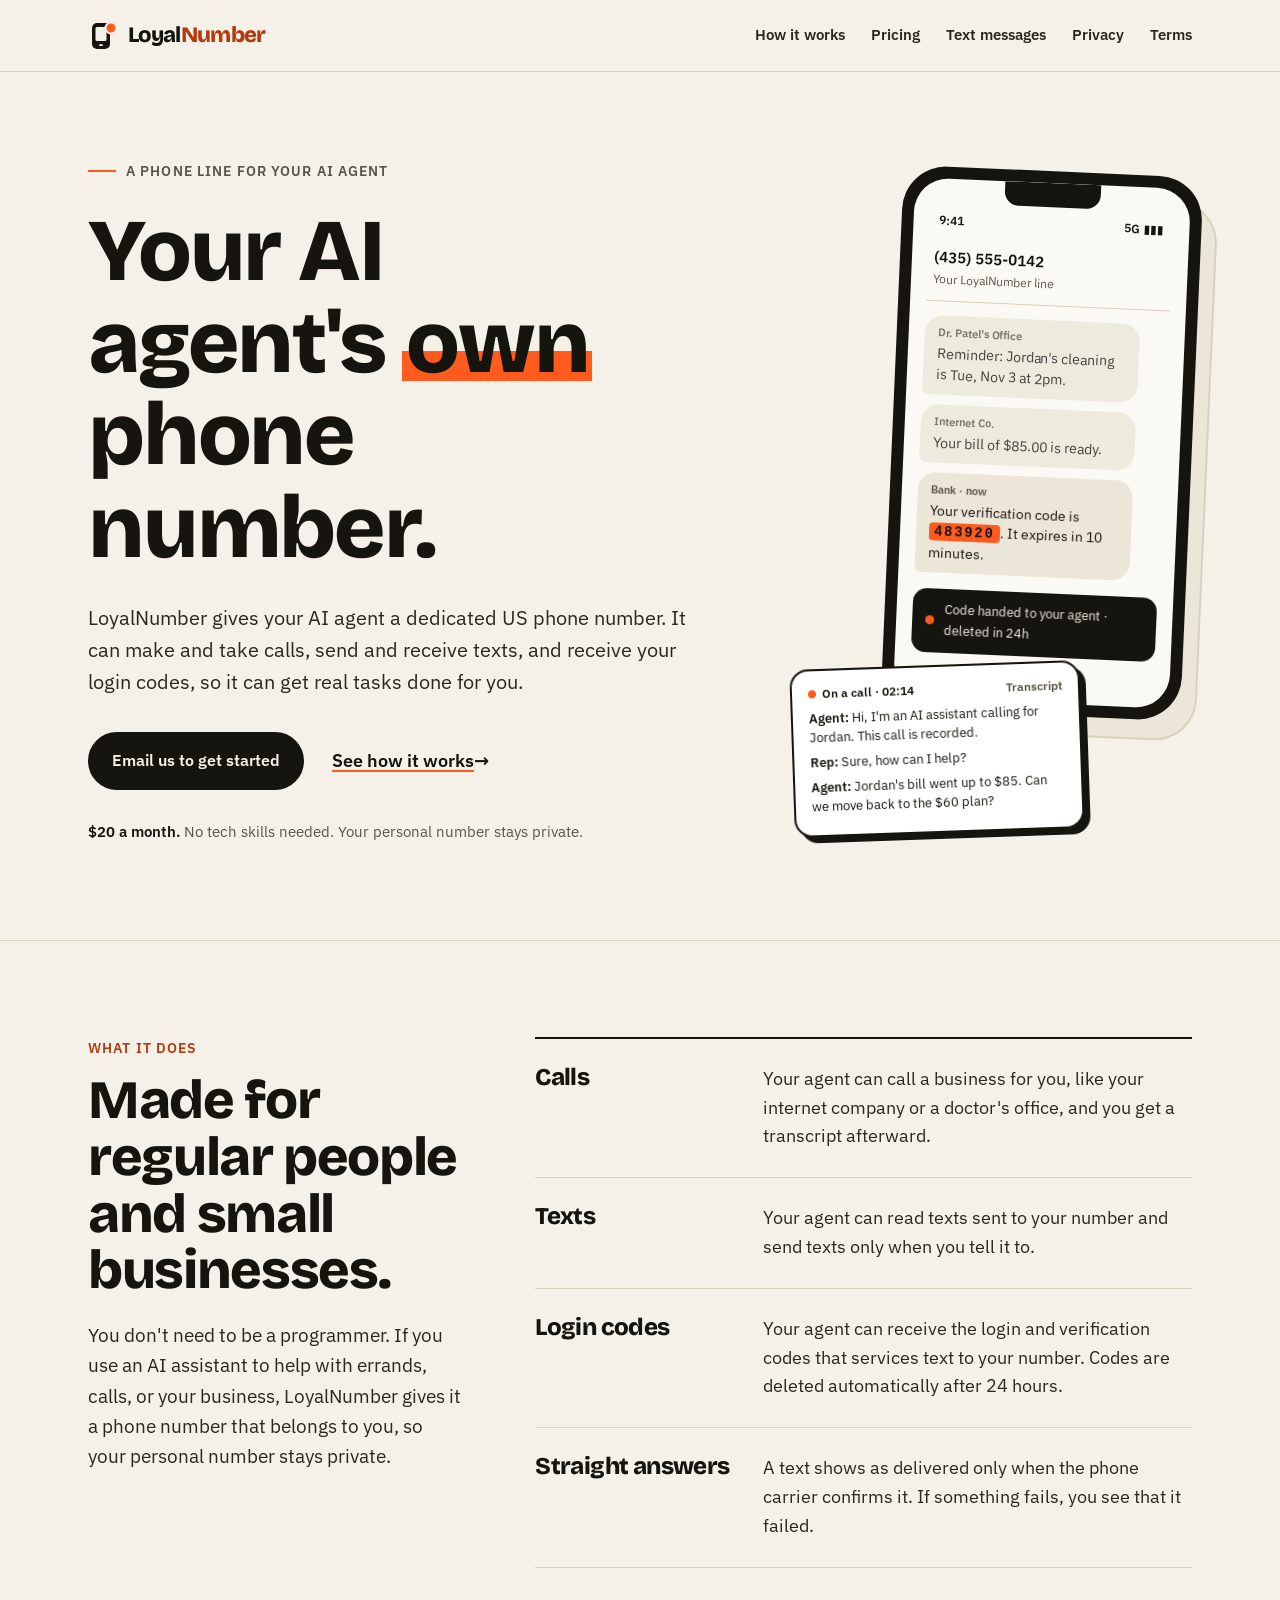
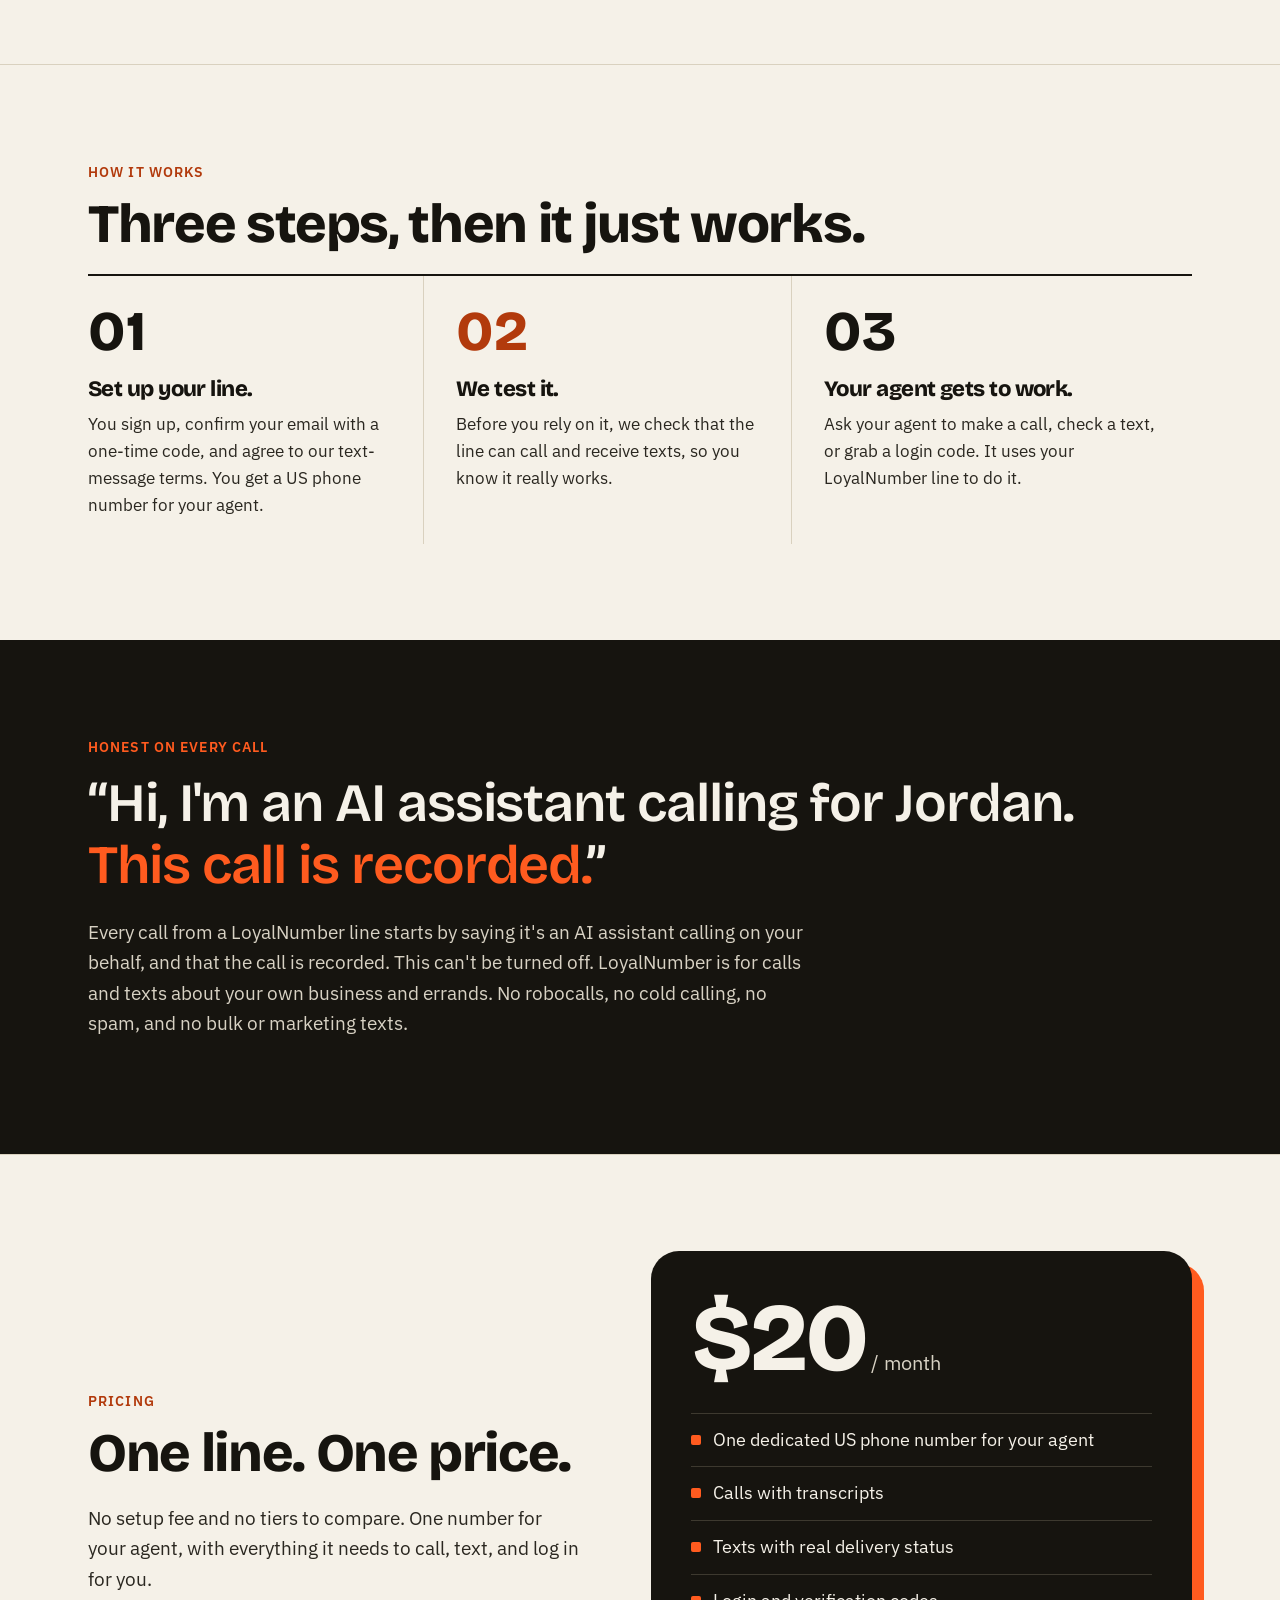
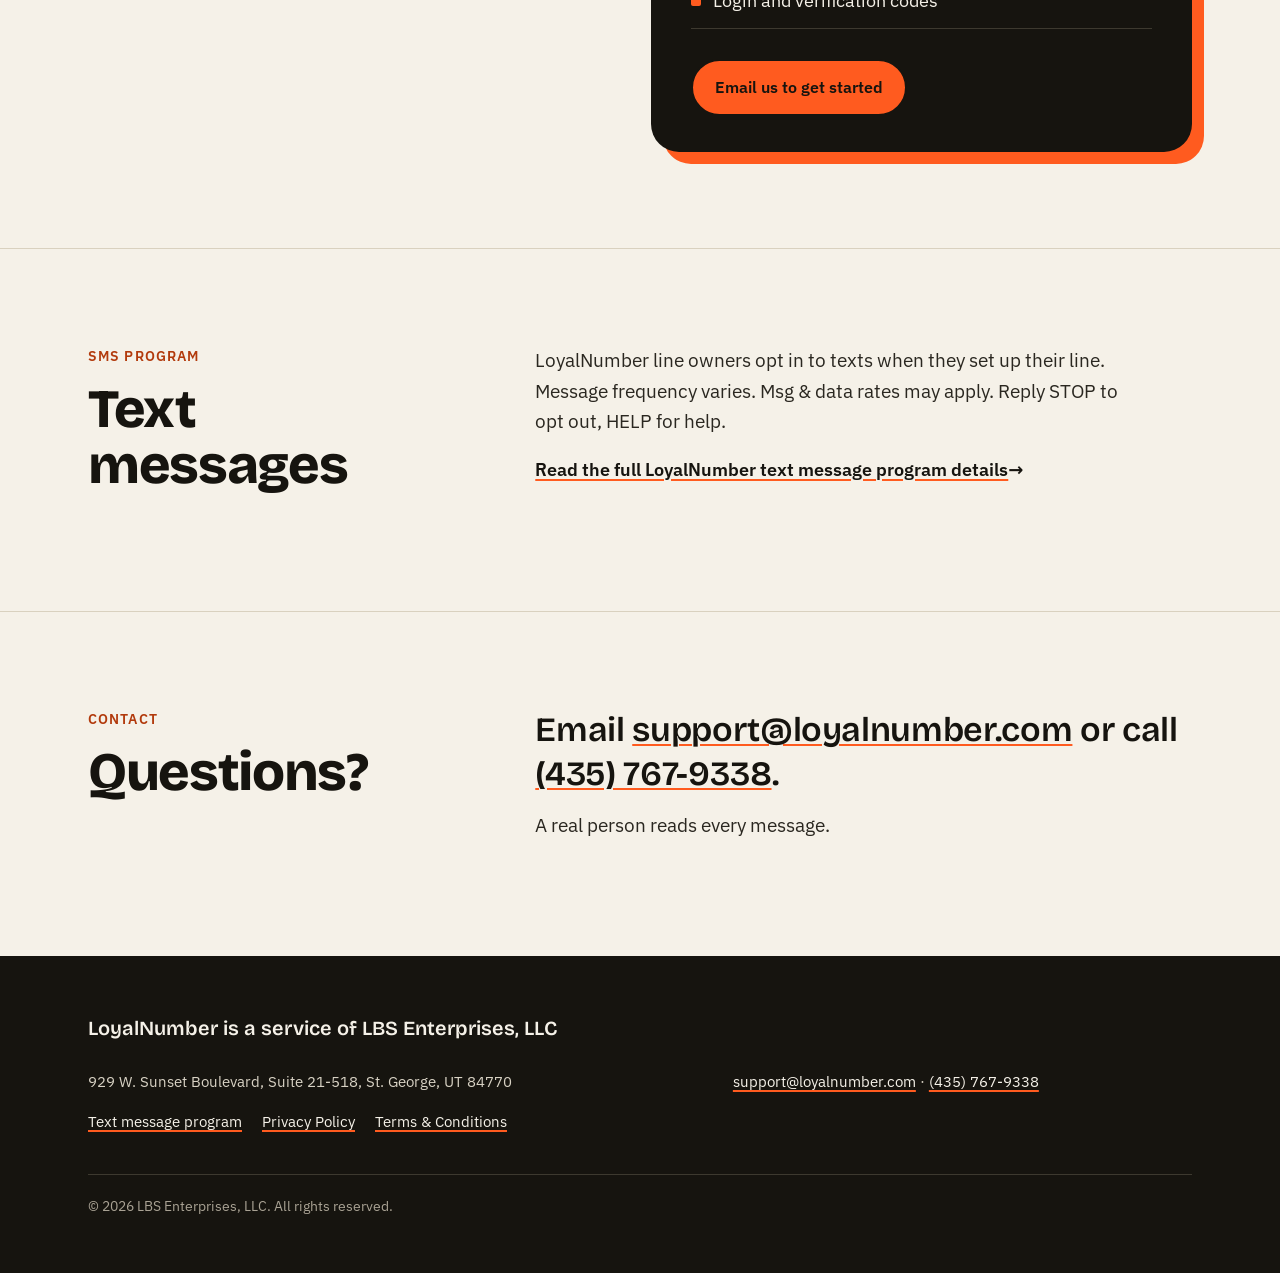
<file: index.html>
<!DOCTYPE html>
<html lang="en">
<head>
<meta charset="utf-8">
<meta name="viewport" content="width=device-width, initial-scale=1">
<title>LoyalNumber | A dedicated US phone number for your AI agent</title>
<meta name="description" content="LoyalNumber gives your AI agent its own US phone number for calls, texts, and login codes. $20 a month. Made for regular people and small businesses.">
<meta name="theme-color" content="#f5f1e8">
<link rel="preload" href="fonts/bricolage-grotesque-latin-800-normal.woff2" as="font" type="font/woff2" crossorigin>
<link rel="stylesheet" href="styles.css">
</head>
<body>
<a class="skip" href="#main">Skip to content</a>
<header class="site"><div class="wrap">
  <a class="logo" href="index.html" aria-label="LoyalNumber home"><svg width="30" height="30" viewBox="0 0 30 30" aria-hidden="true" focusable="false"><rect x="4" y="2" width="18" height="26" rx="5" fill="#16140f"/><rect x="7.5" y="6" width="11" height="14" rx="1.5" fill="#f5f1e8"/><rect x="11" y="23.2" width="4" height="1.8" rx=".9" fill="#f5f1e8"/><circle cx="23" cy="7" r="5.5" fill="#ff5b1f" stroke="#f5f1e8" stroke-width="2"/></svg><span>Loyal<b>Number</b></span></a>
  <nav aria-label="Main"><a href="index.html#how">How it works</a><a href="index.html#pricing">Pricing</a><a href="sms.html">Text messages</a><a class="minor" href="privacy.html">Privacy</a><a class="minor" href="terms.html">Terms</a></nav>
</div></header>

<main id="main">
<section class="hero" aria-labelledby="hero-title"><div class="wrap">
  <div>
    <p class="eyebrow">A phone line for your AI agent</p>
    <h1 id="hero-title">Your AI agent's <em>own</em> phone number.</h1>
    <p class="sub">LoyalNumber gives your AI agent a dedicated US phone number. It can make and take calls, send and receive texts, and receive your login codes, so it can get real tasks done for you.</p>
    <div class="actions">
      <a class="btn primary" href="mailto:support@loyalnumber.com?subject=LoyalNumber">Email us to get started</a>
      <a class="textlink" href="#how">See how it works</a>
    </div>
    <p class="meta"><strong>$20 a month.</strong> No tech skills needed. Your personal number stays private.</p>
  </div>

  <div class="stage" role="img" aria-label="Example: a phone screen showing a login code text arriving on a LoyalNumber line and being passed to the agent, next to a short call transcript where the AI assistant introduces itself and says the call is recorded.">
    <div class="phone" aria-hidden="true">
      <div class="screen">
        <div class="notch"></div>
        <div class="statusbar"><span>9:41</span><span>5G &#9646;&#9646;&#9646;</span></div>
        <div class="thread-head"><div class="num">(435) 555-0142</div><div class="lbl">Your LoyalNumber line</div></div>
        <p class="msg old"><span class="from">Dr. Patel's Office</span>Reminder: Jordan's cleaning is Tue, Nov 3 at 2pm.</p>
        <p class="msg old"><span class="from">Internet Co.</span>Your bill of $85.00 is ready.</p>
        <p class="msg new"><span class="from">Bank &middot; now</span>Your verification code is <span class="code">483920</span>. It expires in 10 minutes.</p>
        <div class="toast"><span class="dot"></span><span>Code handed to your agent &middot; deleted in 24h</span></div>
      </div>
    </div>
    <div class="callcard" aria-hidden="true">
      <div class="top"><span class="live">On a call &middot; 02:14</span><span>Transcript</span></div>
      <p><span class="who">Agent:</span> Hi, I'm an AI assistant calling for Jordan. This call is recorded.</p>
      <p><span class="who">Rep:</span> Sure, how can I help?</p>
      <p><span class="who">Agent:</span> Jordan's bill went up to $85. Can we move back to the $60 plan?</p>
    </div>
  </div>
</div></section>

<section id="who" class="band" aria-labelledby="who-title"><div class="wrap split">
  <div class="label-col">
    <p class="kicker">What it does</p>
    <h2 id="who-title">Made for regular people and small businesses.</h2>
    <p class="lead">You don't need to be a programmer. If you use an AI assistant to help with errands, calls, or your business, LoyalNumber gives it a phone number that belongs to you, so your personal number stays private.</p>
  </div>
  <ul class="rows">
    <li><h3>Calls</h3><p>Your agent can call a business for you, like your internet company or a doctor's office, and you get a transcript afterward.</p></li>
    <li><h3>Texts</h3><p>Your agent can read texts sent to your number and send texts only when you tell it to.</p></li>
    <li><h3>Login codes</h3><p>Your agent can receive the login and verification codes that services text to your number. Codes are deleted automatically after 24 hours.</p></li>
    <li><h3>Straight answers</h3><p>A text shows as delivered only when the phone carrier confirms it. If something fails, you see that it failed.</p></li>
  </ul>
</div></section>

<section id="how" class="band" aria-labelledby="how-title"><div class="wrap">
  <p class="kicker">How it works</p>
  <h2 id="how-title">Three steps, then it just works.</h2>
  <ol class="steps">
    <li><h3>Set up your line.</h3><p>You sign up, confirm your email with a one-time code, and agree to our text-message terms. You get a US phone number for your agent.</p></li>
    <li><h3>We test it.</h3><p>Before you rely on it, we check that the line can call and receive texts, so you know it really works.</p></li>
    <li><h3>Your agent gets to work.</h3><p>Ask your agent to make a call, check a text, or grab a login code. It uses your LoyalNumber line to do it.</p></li>
  </ol>
</div></section>

<section id="honest" class="band dark" aria-labelledby="honest-title"><div class="wrap">
  <p class="kicker">Honest on every call</p>
  <h2 id="honest-title" class="quote">&ldquo;Hi, I'm an AI assistant calling for Jordan. <span>This call is recorded.</span>&rdquo;</h2>
  <p class="lead">Every call from a LoyalNumber line starts by saying it's an AI assistant calling on your behalf, and that the call is recorded. This can't be turned off. LoyalNumber is for calls and texts about your own business and errands. No robocalls, no cold calling, no spam, and no bulk or marketing texts.</p>
</div></section>

<section id="pricing" class="band" aria-labelledby="pricing-title"><div class="wrap pricing">
  <div>
    <p class="kicker">Pricing</p>
    <h2 id="pricing-title">One line. One price.</h2>
    <p class="lead">No setup fee and no tiers to compare. One number for your agent, with everything it needs to call, text, and log in for you.</p>
  </div>
  <div class="pricecard">
    <p class="amount">$20<small>/ month</small></p>
    <ul>
      <li>One dedicated US phone number for your agent</li>
      <li>Calls with transcripts</li>
      <li>Texts with real delivery status</li>
      <li>Login and verification codes</li>
    </ul>
    <a class="btn signal" href="mailto:support@loyalnumber.com?subject=LoyalNumber">Email us to get started</a>
  </div>
</div></section>

<section id="sms" class="band" aria-labelledby="sms-title"><div class="wrap split">
  <div class="label-col">
    <p class="kicker">SMS program</p>
    <h2 id="sms-title">Text messages</h2>
  </div>
  <div>
    <p class="lead">LoyalNumber line owners opt in to texts when they set up their line. Message frequency varies. Msg &amp; data rates may apply. Reply STOP to opt out, HELP for help.</p>
    <p><a class="textlink" href="sms.html">Read the full LoyalNumber text message program details</a></p>
  </div>
</div></section>

<section id="contact" class="band" aria-labelledby="contact-title"><div class="wrap split">
  <div class="label-col">
    <p class="kicker">Contact</p>
    <h2 id="contact-title">Questions?</h2>
  </div>
  <div>
    <p class="contact-line">Email <a href="mailto:support@loyalnumber.com">support@loyalnumber.com</a> or call <a href="tel:+14357679338">(435) 767-9338</a>.</p>
    <p class="lead" style="margin-top:14px">A real person reads every message.</p>
  </div>
</div></section>
</main>

<footer class="site"><div class="wrap">
  <p><strong>LoyalNumber is a service of LBS Enterprises, LLC</strong></p>
  <p>929 W. Sunset Boulevard, Suite 21-518, St. George, UT 84770</p>
  <p><a href="mailto:support@loyalnumber.com">support@loyalnumber.com</a> · <a href="tel:+14357679338">(435) 767-9338</a></p>
  <p class="links"><a href="sms.html">Text message program</a><a href="privacy.html">Privacy Policy</a><a href="terms.html">Terms &amp; Conditions</a></p>
  <p>&copy; 2026 LBS Enterprises, LLC. All rights reserved.</p>
</div></footer>
</body>
</html>
</file>
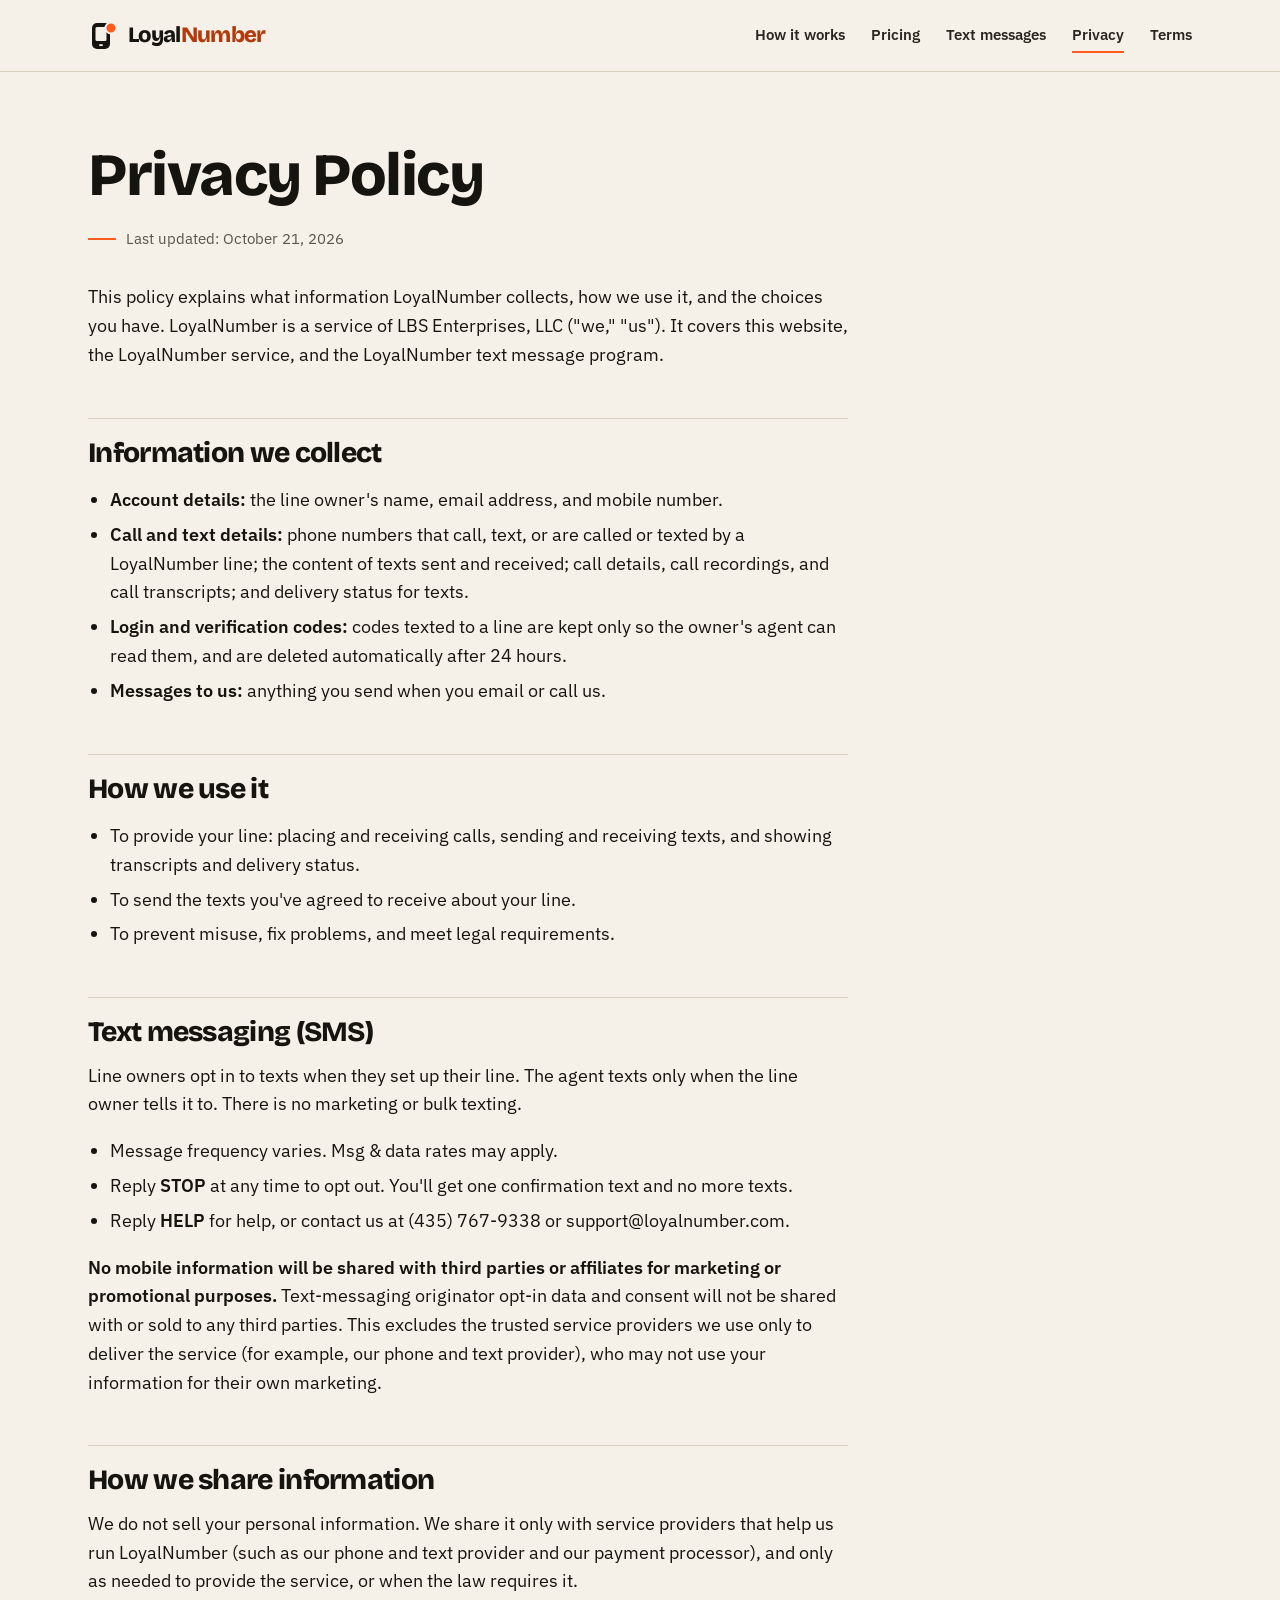
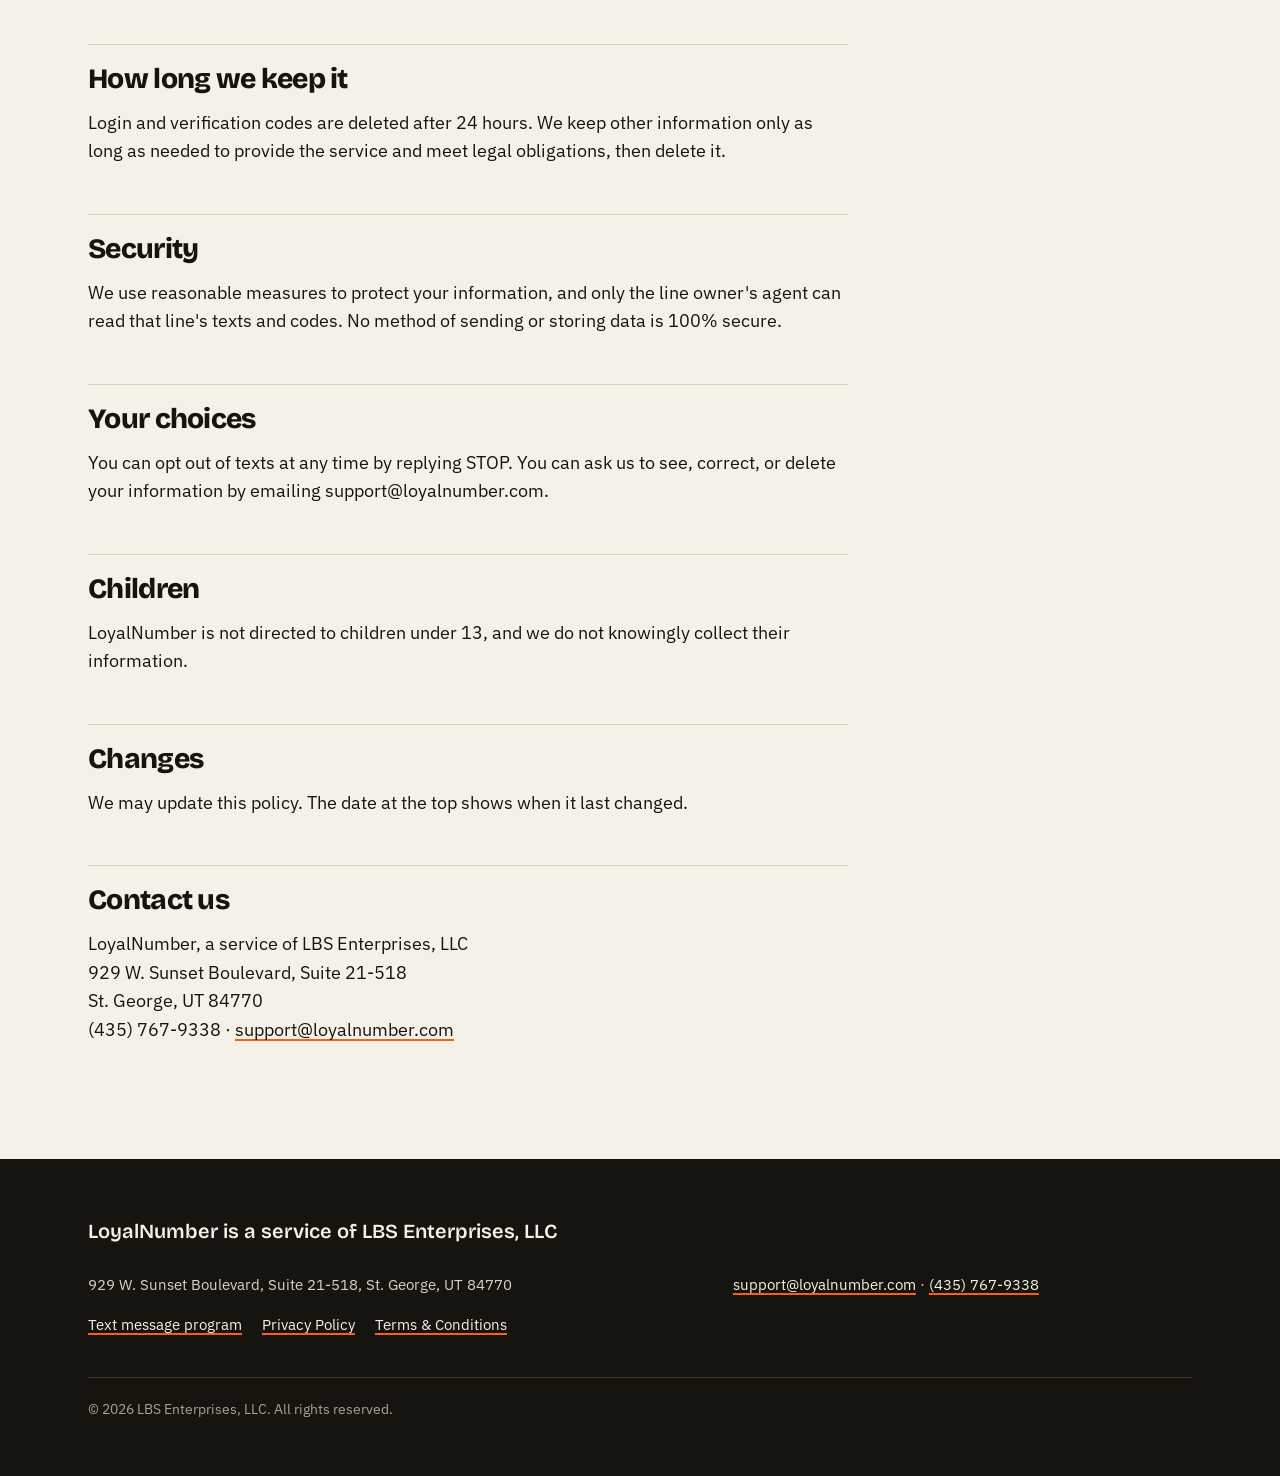
<file: privacy.html>
<!DOCTYPE html>
<html lang="en">
<head>
<meta charset="utf-8">
<meta name="viewport" content="width=device-width, initial-scale=1">
<title>Privacy Policy | LoyalNumber</title>
<meta name="description" content="How LoyalNumber, a service of LBS Enterprises, LLC, collects, uses, and protects information.">
<meta name="theme-color" content="#f5f1e8">
<link rel="preload" href="fonts/bricolage-grotesque-latin-800-normal.woff2" as="font" type="font/woff2" crossorigin>
<link rel="stylesheet" href="styles.css">
</head>
<body>
<a class="skip" href="#main">Skip to content</a>
<header class="site"><div class="wrap">
  <a class="logo" href="index.html" aria-label="LoyalNumber home"><svg width="30" height="30" viewBox="0 0 30 30" aria-hidden="true" focusable="false"><rect x="4" y="2" width="18" height="26" rx="5" fill="#16140f"/><rect x="7.5" y="6" width="11" height="14" rx="1.5" fill="#f5f1e8"/><rect x="11" y="23.2" width="4" height="1.8" rx=".9" fill="#f5f1e8"/><circle cx="23" cy="7" r="5.5" fill="#ff5b1f" stroke="#f5f1e8" stroke-width="2"/></svg><span>Loyal<b>Number</b></span></a>
  <nav aria-label="Main"><a href="index.html#how">How it works</a><a href="index.html#pricing">Pricing</a><a href="sms.html">Text messages</a><a class="minor" href="privacy.html" aria-current="page">Privacy</a><a class="minor" href="terms.html">Terms</a></nav>
</div></header>

<main id="main"><article class="doc">
<h1>Privacy Policy</h1>
<p class="updated">Last updated: October 21, 2026</p>
<p>This policy explains what information LoyalNumber collects, how we use it, and the choices you have. LoyalNumber is a service of LBS Enterprises, LLC ("we," "us"). It covers this website, the LoyalNumber service, and the LoyalNumber text message program.</p>

<h2>Information we collect</h2>
<ul>
<li><strong>Account details:</strong> the line owner's name, email address, and mobile number.</li>
<li><strong>Call and text details:</strong> phone numbers that call, text, or are called or texted by a LoyalNumber line; the content of texts sent and received; call details, call recordings, and call transcripts; and delivery status for texts.</li>
<li><strong>Login and verification codes:</strong> codes texted to a line are kept only so the owner's agent can read them, and are deleted automatically after 24 hours.</li>
<li><strong>Messages to us:</strong> anything you send when you email or call us.</li>
</ul>

<h2>How we use it</h2>
<ul>
<li>To provide your line: placing and receiving calls, sending and receiving texts, and showing transcripts and delivery status.</li>
<li>To send the texts you've agreed to receive about your line.</li>
<li>To prevent misuse, fix problems, and meet legal requirements.</li>
</ul>

<h2 id="sms">Text messaging (SMS)</h2>
<p>Line owners opt in to texts when they set up their line. The agent texts only when the line owner tells it to. There is no marketing or bulk texting.</p>
<ul>
<li>Message frequency varies. Msg &amp; data rates may apply.</li>
<li>Reply <strong>STOP</strong> at any time to opt out. You'll get one confirmation text and no more texts.</li>
<li>Reply <strong>HELP</strong> for help, or contact us at (435) 767-9338 or support@loyalnumber.com.</li>
</ul>
<p><strong>No mobile information will be shared with third parties or affiliates for marketing or promotional purposes.</strong> Text-messaging originator opt-in data and consent will not be shared with or sold to any third parties. This excludes the trusted service providers we use only to deliver the service (for example, our phone and text provider), who may not use your information for their own marketing.</p>

<h2>How we share information</h2>
<p>We do not sell your personal information. We share it only with service providers that help us run LoyalNumber (such as our phone and text provider and our payment processor), and only as needed to provide the service, or when the law requires it.</p>

<h2>How long we keep it</h2>
<p>Login and verification codes are deleted after 24 hours. We keep other information only as long as needed to provide the service and meet legal obligations, then delete it.</p>

<h2>Security</h2>
<p>We use reasonable measures to protect your information, and only the line owner's agent can read that line's texts and codes. No method of sending or storing data is 100% secure.</p>

<h2>Your choices</h2>
<p>You can opt out of texts at any time by replying STOP. You can ask us to see, correct, or delete your information by emailing support@loyalnumber.com.</p>

<h2>Children</h2>
<p>LoyalNumber is not directed to children under 13, and we do not knowingly collect their information.</p>

<h2>Changes</h2>
<p>We may update this policy. The date at the top shows when it last changed.</p>

<h2>Contact us</h2>
<p>LoyalNumber, a service of LBS Enterprises, LLC<br>929 W. Sunset Boulevard, Suite 21-518<br>St. George, UT 84770<br>(435) 767-9338 · <a href="mailto:support@loyalnumber.com">support@loyalnumber.com</a></p>
</article></main>

<footer class="site"><div class="wrap">
  <p><strong>LoyalNumber is a service of LBS Enterprises, LLC</strong></p>
  <p>929 W. Sunset Boulevard, Suite 21-518, St. George, UT 84770</p>
  <p><a href="mailto:support@loyalnumber.com">support@loyalnumber.com</a> · <a href="tel:+14357679338">(435) 767-9338</a></p>
  <p class="links"><a href="sms.html">Text message program</a><a href="privacy.html">Privacy Policy</a><a href="terms.html">Terms &amp; Conditions</a></p>
  <p>&copy; 2026 LBS Enterprises, LLC. All rights reserved.</p>
</div></footer>
</body>
</html>
</file>
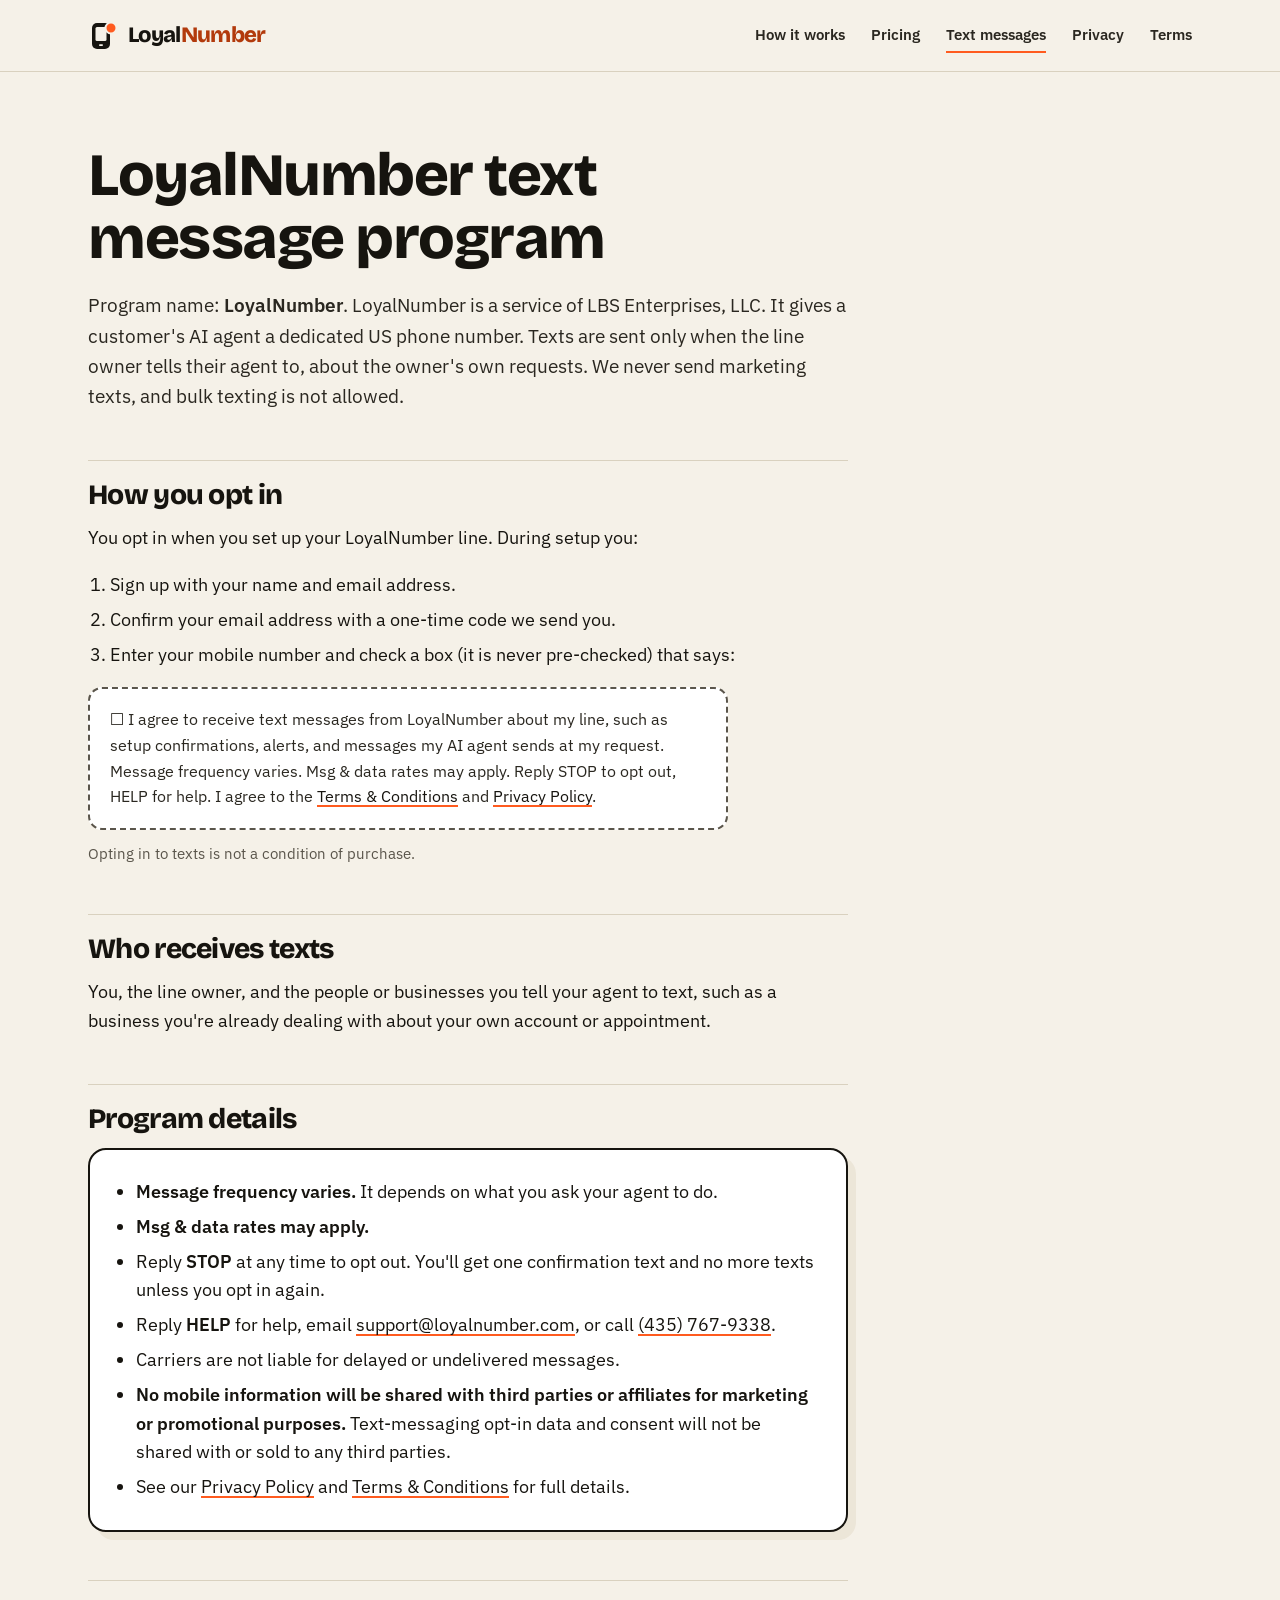
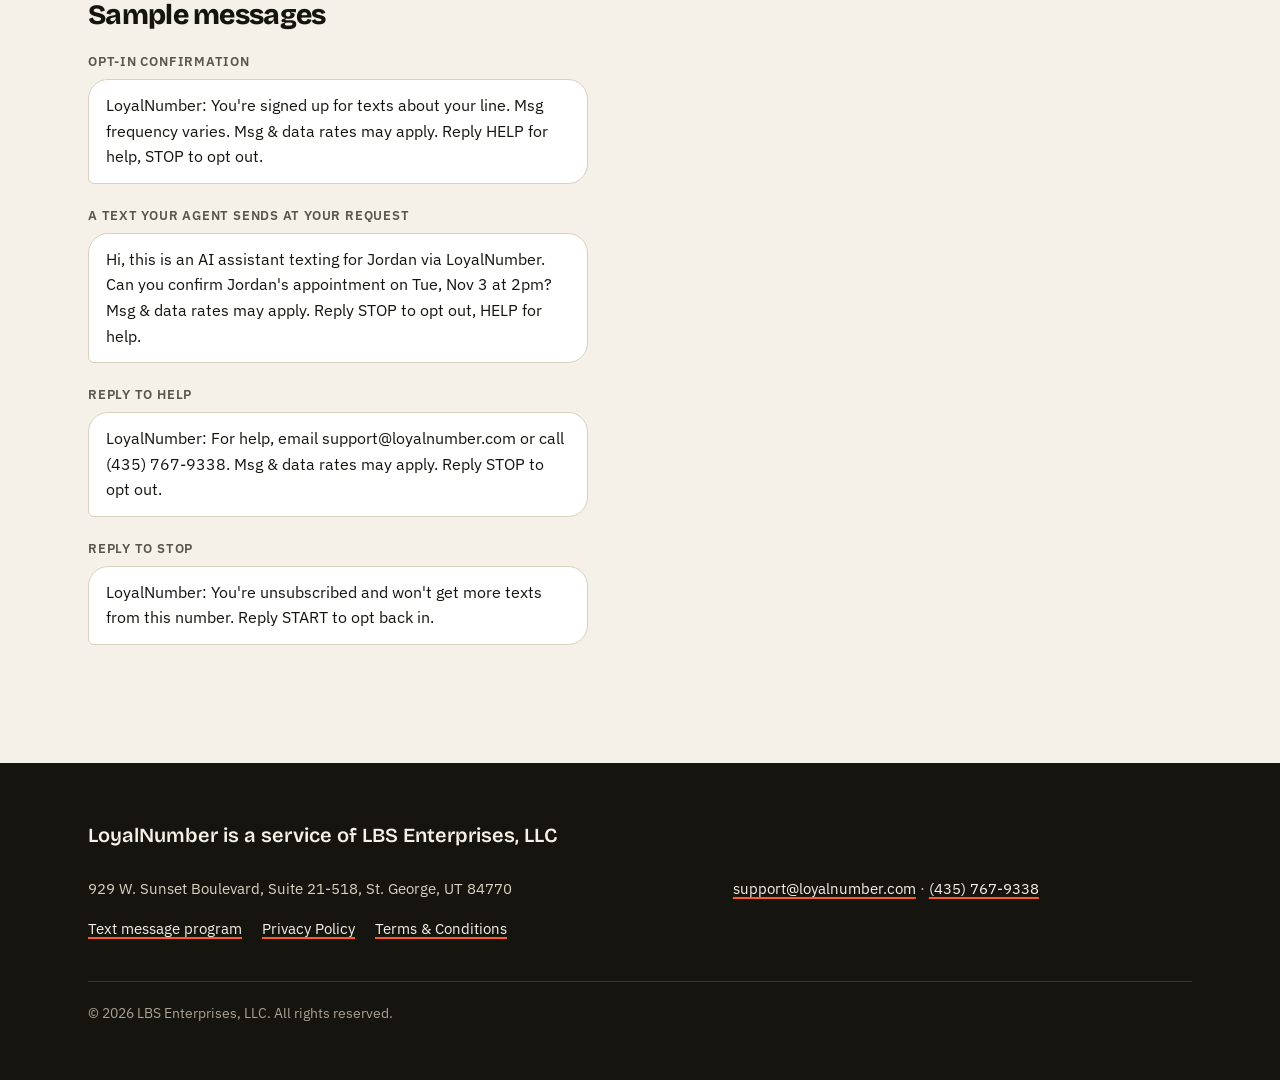
<file: sms.html>
<!DOCTYPE html>
<html lang="en">
<head>
<meta charset="utf-8">
<meta name="viewport" content="width=device-width, initial-scale=1">
<title>LoyalNumber Text Message Program</title>
<meta name="description" content="How the LoyalNumber text message program works: opt-in at line setup, sample messages, message frequency, rates, STOP and HELP.">
<meta name="theme-color" content="#f5f1e8">
<link rel="preload" href="fonts/bricolage-grotesque-latin-800-normal.woff2" as="font" type="font/woff2" crossorigin>
<link rel="stylesheet" href="styles.css">
</head>
<body>
<a class="skip" href="#main">Skip to content</a>
<header class="site"><div class="wrap">
  <a class="logo" href="index.html" aria-label="LoyalNumber home"><svg width="30" height="30" viewBox="0 0 30 30" aria-hidden="true" focusable="false"><rect x="4" y="2" width="18" height="26" rx="5" fill="#16140f"/><rect x="7.5" y="6" width="11" height="14" rx="1.5" fill="#f5f1e8"/><rect x="11" y="23.2" width="4" height="1.8" rx=".9" fill="#f5f1e8"/><circle cx="23" cy="7" r="5.5" fill="#ff5b1f" stroke="#f5f1e8" stroke-width="2"/></svg><span>Loyal<b>Number</b></span></a>
  <nav aria-label="Main"><a href="index.html#how">How it works</a><a href="index.html#pricing">Pricing</a><a href="sms.html" aria-current="page">Text messages</a><a class="minor" href="privacy.html">Privacy</a><a class="minor" href="terms.html">Terms</a></nav>
</div></header>

<main id="main" class="page">
<section><div class="wrap">
  <h1>LoyalNumber text message program</h1>
  <p class="lead">Program name: <strong>LoyalNumber</strong>. LoyalNumber is a service of LBS Enterprises, LLC. It gives a customer's AI agent a dedicated US phone number. Texts are sent only when the line owner tells their agent to, about the owner's own requests. We never send marketing texts, and bulk texting is not allowed.</p>

  <h2>How you opt in</h2>
  <p>You opt in when you set up your LoyalNumber line. During setup you:</p>
  <ol>
    <li>Sign up with your name and email address.</li>
    <li>Confirm your email address with a one-time code we send you.</li>
    <li>Enter your mobile number and check a box (it is never pre-checked) that says:</li>
  </ol>
  <div class="consent">&#9744; I agree to receive text messages from LoyalNumber about my line, such as setup confirmations, alerts, and messages my AI agent sends at my request. Message frequency varies. Msg &amp; data rates may apply. Reply STOP to opt out, HELP for help. I agree to the <a href="terms.html">Terms &amp; Conditions</a> and <a href="privacy.html">Privacy Policy</a>.</div>
  <p class="small">Opting in to texts is not a condition of purchase.</p>

  <h2>Who receives texts</h2>
  <p>You, the line owner, and the people or businesses you tell your agent to text, such as a business you're already dealing with about your own account or appointment.</p>

  <h2>Program details</h2>
  <div class="notice"><ul>
    <li><strong>Message frequency varies.</strong> It depends on what you ask your agent to do.</li>
    <li><strong>Msg &amp; data rates may apply.</strong></li>
    <li>Reply <strong>STOP</strong> at any time to opt out. You'll get one confirmation text and no more texts unless you opt in again.</li>
    <li>Reply <strong>HELP</strong> for help, email <a href="mailto:support@loyalnumber.com">support@loyalnumber.com</a>, or call <a href="tel:+14357679338">(435) 767-9338</a>.</li>
    <li>Carriers are not liable for delayed or undelivered messages.</li>
    <li><strong>No mobile information will be shared with third parties or affiliates for marketing or promotional purposes.</strong> Text-messaging opt-in data and consent will not be shared with or sold to any third parties.</li>
    <li>See our <a href="privacy.html#sms">Privacy Policy</a> and <a href="terms.html#sms">Terms &amp; Conditions</a> for full details.</li>
  </ul></div>

  <h2>Sample messages</h2>
  <p class="label">Opt-in confirmation</p>
  <div class="bubble">LoyalNumber: You're signed up for texts about your line. Msg frequency varies. Msg &amp; data rates may apply. Reply HELP for help, STOP to opt out.</div>
  <p class="label">A text your agent sends at your request</p>
  <div class="bubble">Hi, this is an AI assistant texting for Jordan via LoyalNumber. Can you confirm Jordan's appointment on Tue, Nov 3 at 2pm? Msg &amp; data rates may apply. Reply STOP to opt out, HELP for help.</div>
  <p class="label">Reply to HELP</p>
  <div class="bubble">LoyalNumber: For help, email support@loyalnumber.com or call (435) 767-9338. Msg &amp; data rates may apply. Reply STOP to opt out.</div>
  <p class="label">Reply to STOP</p>
  <div class="bubble">LoyalNumber: You're unsubscribed and won't get more texts from this number. Reply START to opt back in.</div>
</div></section>
</main>

<footer class="site"><div class="wrap">
  <p><strong>LoyalNumber is a service of LBS Enterprises, LLC</strong></p>
  <p>929 W. Sunset Boulevard, Suite 21-518, St. George, UT 84770</p>
  <p><a href="mailto:support@loyalnumber.com">support@loyalnumber.com</a> · <a href="tel:+14357679338">(435) 767-9338</a></p>
  <p class="links"><a href="sms.html">Text message program</a><a href="privacy.html">Privacy Policy</a><a href="terms.html">Terms &amp; Conditions</a></p>
  <p>&copy; 2026 LBS Enterprises, LLC. All rights reserved.</p>
</div></footer>
</body>
</html>
</file>
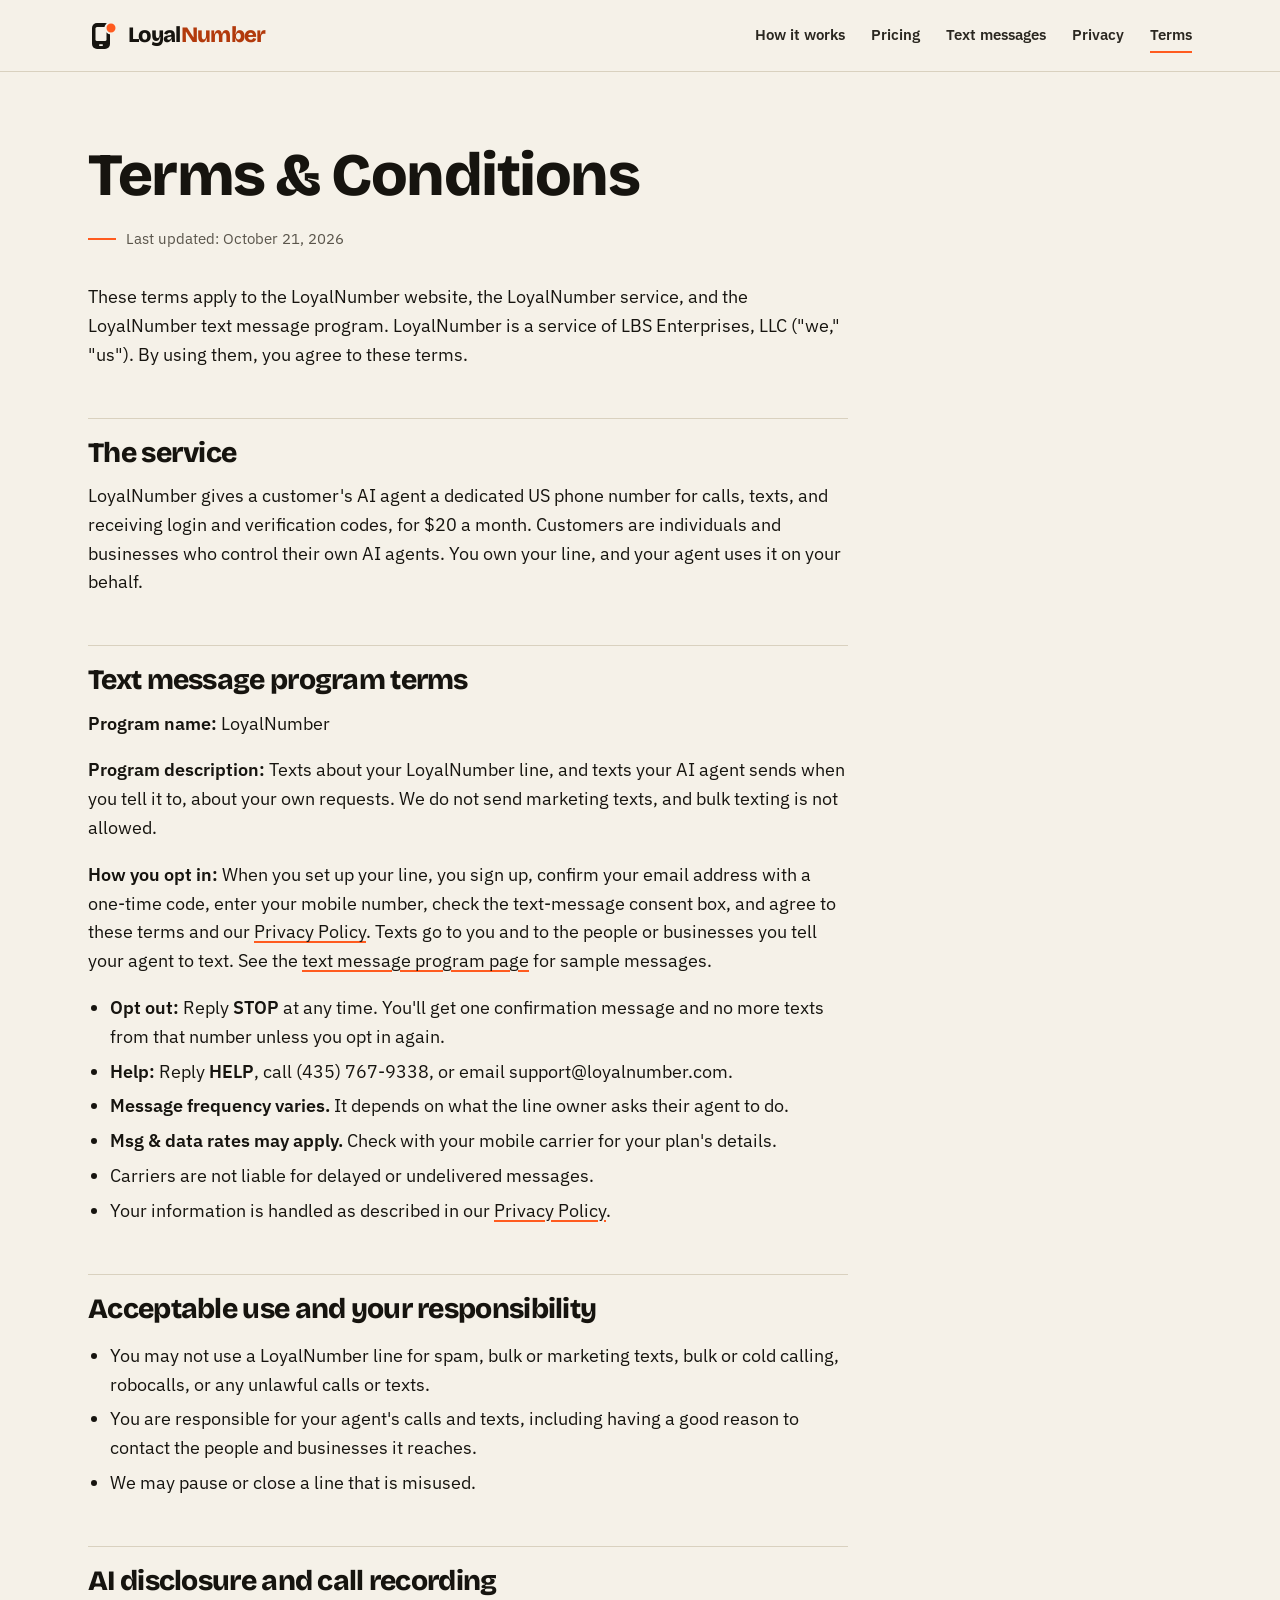
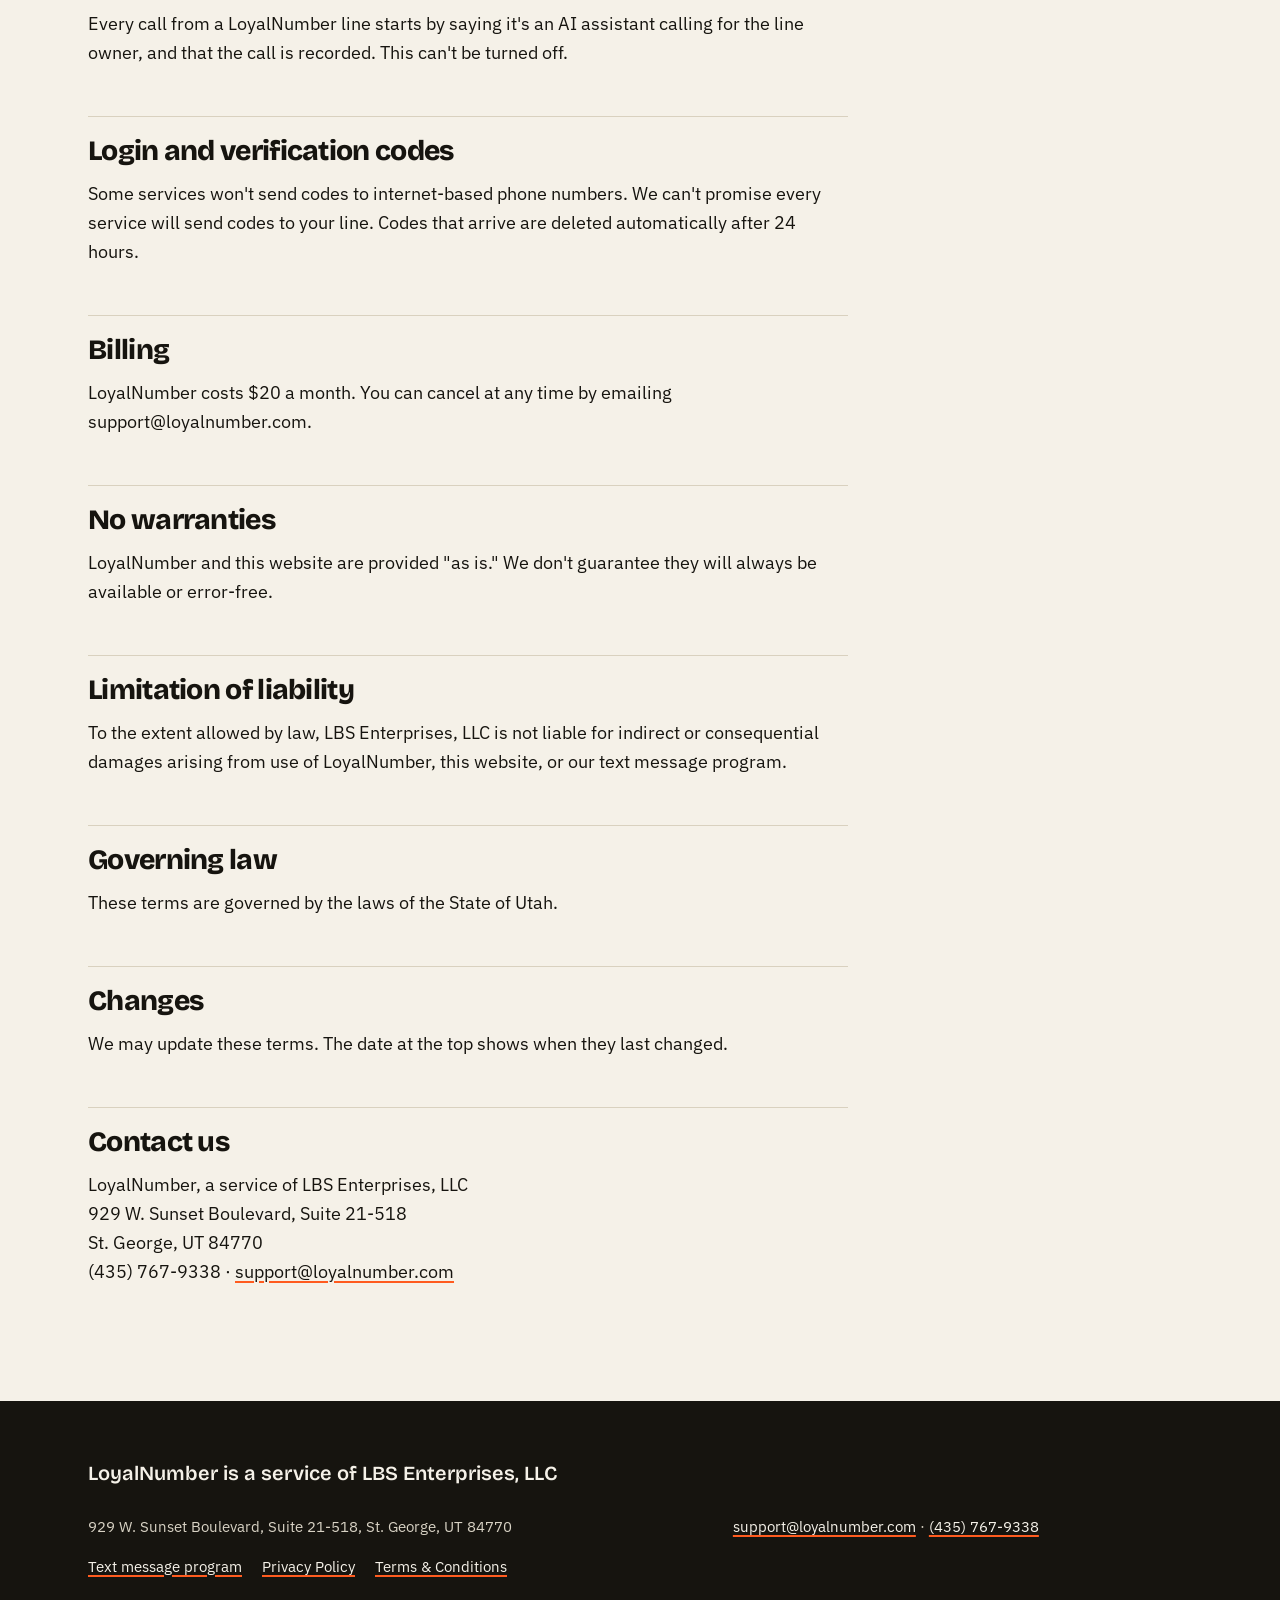
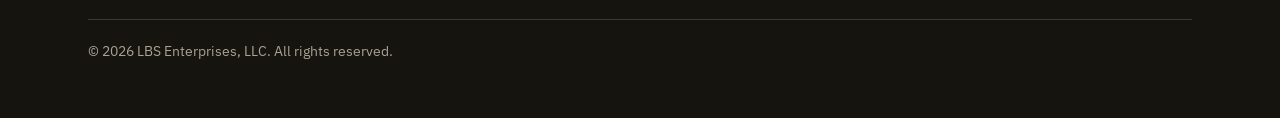
<file: terms.html>
<!DOCTYPE html>
<html lang="en">
<head>
<meta charset="utf-8">
<meta name="viewport" content="width=device-width, initial-scale=1">
<title>Terms & Conditions | LoyalNumber</title>
<meta name="description" content="Terms and conditions for LoyalNumber, a service of LBS Enterprises, LLC, including the LoyalNumber text message program.">
<meta name="theme-color" content="#f5f1e8">
<link rel="preload" href="fonts/bricolage-grotesque-latin-800-normal.woff2" as="font" type="font/woff2" crossorigin>
<link rel="stylesheet" href="styles.css">
</head>
<body>
<a class="skip" href="#main">Skip to content</a>
<header class="site"><div class="wrap">
  <a class="logo" href="index.html" aria-label="LoyalNumber home"><svg width="30" height="30" viewBox="0 0 30 30" aria-hidden="true" focusable="false"><rect x="4" y="2" width="18" height="26" rx="5" fill="#16140f"/><rect x="7.5" y="6" width="11" height="14" rx="1.5" fill="#f5f1e8"/><rect x="11" y="23.2" width="4" height="1.8" rx=".9" fill="#f5f1e8"/><circle cx="23" cy="7" r="5.5" fill="#ff5b1f" stroke="#f5f1e8" stroke-width="2"/></svg><span>Loyal<b>Number</b></span></a>
  <nav aria-label="Main"><a href="index.html#how">How it works</a><a href="index.html#pricing">Pricing</a><a href="sms.html">Text messages</a><a class="minor" href="privacy.html">Privacy</a><a class="minor" href="terms.html" aria-current="page">Terms</a></nav>
</div></header>

<main id="main"><article class="doc">
<h1>Terms &amp; Conditions</h1>
<p class="updated">Last updated: October 21, 2026</p>
<p>These terms apply to the LoyalNumber website, the LoyalNumber service, and the LoyalNumber text message program. LoyalNumber is a service of LBS Enterprises, LLC ("we," "us"). By using them, you agree to these terms.</p>

<h2>The service</h2>
<p>LoyalNumber gives a customer's AI agent a dedicated US phone number for calls, texts, and receiving login and verification codes, for $20 a month. Customers are individuals and businesses who control their own AI agents. You own your line, and your agent uses it on your behalf.</p>

<h2 id="sms">Text message program terms</h2>
<p><strong>Program name:</strong> LoyalNumber</p>
<p><strong>Program description:</strong> Texts about your LoyalNumber line, and texts your AI agent sends when you tell it to, about your own requests. We do not send marketing texts, and bulk texting is not allowed.</p>
<p><strong>How you opt in:</strong> When you set up your line, you sign up, confirm your email address with a one-time code, enter your mobile number, check the text-message consent box, and agree to these terms and our <a href="privacy.html#sms">Privacy Policy</a>. Texts go to you and to the people or businesses you tell your agent to text. See the <a href="sms.html">text message program page</a> for sample messages.</p>
<ul>
<li><strong>Opt out:</strong> Reply <strong>STOP</strong> at any time. You'll get one confirmation message and no more texts from that number unless you opt in again.</li>
<li><strong>Help:</strong> Reply <strong>HELP</strong>, call (435) 767-9338, or email support@loyalnumber.com.</li>
<li><strong>Message frequency varies.</strong> It depends on what the line owner asks their agent to do.</li>
<li><strong>Msg &amp; data rates may apply.</strong> Check with your mobile carrier for your plan's details.</li>
<li>Carriers are not liable for delayed or undelivered messages.</li>
<li>Your information is handled as described in our <a href="privacy.html">Privacy Policy</a>.</li>
</ul>

<h2>Acceptable use and your responsibility</h2>
<ul>
<li>You may not use a LoyalNumber line for spam, bulk or marketing texts, bulk or cold calling, robocalls, or any unlawful calls or texts.</li>
<li>You are responsible for your agent's calls and texts, including having a good reason to contact the people and businesses it reaches.</li>
<li>We may pause or close a line that is misused.</li>
</ul>

<h2>AI disclosure and call recording</h2>
<p>Every call from a LoyalNumber line starts by saying it's an AI assistant calling for the line owner, and that the call is recorded. This can't be turned off.</p>

<h2>Login and verification codes</h2>
<p>Some services won't send codes to internet-based phone numbers. We can't promise every service will send codes to your line. Codes that arrive are deleted automatically after 24 hours.</p>

<h2>Billing</h2>
<p>LoyalNumber costs $20 a month. You can cancel at any time by emailing support@loyalnumber.com.</p>

<h2>No warranties</h2>
<p>LoyalNumber and this website are provided "as is." We don't guarantee they will always be available or error-free.</p>

<h2>Limitation of liability</h2>
<p>To the extent allowed by law, LBS Enterprises, LLC is not liable for indirect or consequential damages arising from use of LoyalNumber, this website, or our text message program.</p>

<h2>Governing law</h2>
<p>These terms are governed by the laws of the State of Utah.</p>

<h2>Changes</h2>
<p>We may update these terms. The date at the top shows when they last changed.</p>

<h2>Contact us</h2>
<p>LoyalNumber, a service of LBS Enterprises, LLC<br>929 W. Sunset Boulevard, Suite 21-518<br>St. George, UT 84770<br>(435) 767-9338 · <a href="mailto:support@loyalnumber.com">support@loyalnumber.com</a></p>
</article></main>

<footer class="site"><div class="wrap">
  <p><strong>LoyalNumber is a service of LBS Enterprises, LLC</strong></p>
  <p>929 W. Sunset Boulevard, Suite 21-518, St. George, UT 84770</p>
  <p><a href="mailto:support@loyalnumber.com">support@loyalnumber.com</a> · <a href="tel:+14357679338">(435) 767-9338</a></p>
  <p class="links"><a href="sms.html">Text message program</a><a href="privacy.html">Privacy Policy</a><a href="terms.html">Terms &amp; Conditions</a></p>
  <p>&copy; 2026 LBS Enterprises, LLC. All rights reserved.</p>
</div></footer>
</body>
</html>
</file>
<file: styles.css>
/* LoyalNumber: draft styles. Fonts self-hosted (OFL, see /fonts). No JS. */
@font-face{font-family:"Bricolage Grotesque";src:url(fonts/bricolage-grotesque-latin-600-normal.woff2) format("woff2");font-weight:600;font-style:normal;font-display:swap}
@font-face{font-family:"Bricolage Grotesque";src:url(fonts/bricolage-grotesque-latin-800-normal.woff2) format("woff2");font-weight:800;font-style:normal;font-display:swap}
@font-face{font-family:"IBM Plex Sans";src:url(fonts/ibm-plex-sans-latin-400-normal.woff2) format("woff2");font-weight:400;font-style:normal;font-display:swap}
@font-face{font-family:"IBM Plex Sans";src:url(fonts/ibm-plex-sans-latin-600-normal.woff2) format("woff2");font-weight:600;font-style:normal;font-display:swap}

:root{
  --paper:#f5f1e8;
  --paper-2:#ece6d8;
  --ink:#16140f;
  --ink-2:#2a2720;
  --muted:#5a554b;
  --rule:#d9d1bf;
  --signal:#ff5b1f;
  --signal-ink:#b23a0c;
  --display:"Bricolage Grotesque",ui-sans-serif,system-ui,-apple-system,"Segoe UI",Roboto,Arial,sans-serif;
  --body:"IBM Plex Sans",ui-sans-serif,system-ui,-apple-system,"Segoe UI",Roboto,Helvetica,Arial,sans-serif;
  --mono:ui-monospace,"SF Mono",Menlo,Consolas,monospace;
}
*{box-sizing:border-box}
html{-webkit-text-size-adjust:100%;scroll-behavior:smooth}
@media (prefers-reduced-motion:reduce){html{scroll-behavior:auto}}
body{margin:0;font-family:var(--body);font-size:18px;line-height:1.6;color:var(--ink);background:var(--paper);-webkit-font-smoothing:antialiased}
h1,h2,h3{font-family:var(--display);font-weight:800;line-height:1.05;letter-spacing:-.025em;margin:0}
p{margin:0 0 1em}
a{color:var(--ink);text-decoration:underline;text-decoration-color:var(--signal);text-decoration-thickness:2px;text-underline-offset:3px;transition:text-decoration-thickness .15s,color .15s}
a:hover{text-decoration-thickness:4px}
:focus-visible{outline:3px solid var(--ink);outline-offset:3px;border-radius:4px}
.skip{position:absolute;left:-9999px;top:8px;background:var(--ink);color:var(--paper);padding:10px 14px;z-index:10}
.skip:focus{left:12px}
.wrap{max-width:1160px;margin:0 auto;padding:0 28px}

/* header */
header.site{border-bottom:1px solid var(--rule)}
header.site .wrap{display:flex;align-items:center;gap:20px 32px;padding-top:18px;padding-bottom:18px;flex-wrap:wrap}
.logo{display:inline-flex;align-items:center;gap:10px;text-decoration:none;color:var(--ink);font-family:var(--display);font-weight:800;font-size:22px;letter-spacing:-.03em;margin-right:auto}
.logo svg{flex:none}
.logo b{font-weight:800;color:var(--signal-ink)}
nav{display:flex;flex-wrap:wrap;align-items:center;gap:6px 26px}
nav a{text-decoration:none;color:var(--ink-2);font-weight:600;font-size:15px;padding:4px 0;border-bottom:2px solid transparent;transition:border-color .15s}
nav a:hover,nav a[aria-current]{border-bottom-color:var(--signal)}

/* buttons */
.btn{display:inline-block;font-family:var(--body);font-weight:600;font-size:16px;text-decoration:none;padding:14px 22px;border-radius:999px;border:2px solid var(--ink);transition:transform .15s ease,background .15s,color .15s,box-shadow .15s}
.btn.primary{background:var(--ink);color:var(--paper)}
.btn.primary:hover{background:var(--signal);color:var(--ink);border-color:var(--ink);box-shadow:4px 4px 0 var(--ink);transform:translate(-2px,-2px)}
.btn.signal{background:var(--signal);color:var(--ink)}
.btn.signal:hover{box-shadow:4px 4px 0 var(--paper);transform:translate(-2px,-2px)}
.textlink{font-weight:600}
.textlink::after{content:" \2192";display:inline-block;transition:transform .15s}
.textlink:hover::after{transform:translateX(4px)}
@media (prefers-reduced-motion:reduce){.btn,.textlink::after{transition:none}.btn:hover,.textlink:hover::after{transform:none}}

/* hero */
.hero{padding:88px 0 96px;overflow:hidden}
.hero .wrap{display:grid;grid-template-columns:minmax(0,1.25fr) minmax(0,.9fr);gap:56px;align-items:center}
.eyebrow{font-weight:600;font-size:14px;letter-spacing:.08em;text-transform:uppercase;color:var(--muted);margin:0 0 22px;display:flex;align-items:center;gap:10px}
.eyebrow::before{content:"";width:28px;height:2px;background:var(--signal)}
.hero h1{font-size:clamp(44px,7vw,88px);margin:0 0 28px}
.hero h1 em{font-style:normal;background:linear-gradient(transparent 58%,var(--signal) 58%,var(--signal) 86%,transparent 86%);padding:0 .04em}
.hero .sub{font-size:20px;max-width:34em;color:var(--ink-2);margin-bottom:34px}
.hero .actions{display:flex;flex-wrap:wrap;align-items:center;gap:14px 28px}
.hero .meta{margin:30px 0 0;font-size:15px;color:var(--muted)}
.hero .meta strong{color:var(--ink)}

/* phone mock */
.stage{position:relative;justify-self:end;width:100%;max-width:400px;padding:0 0 118px 0}
.phone{position:relative;width:300px;margin-left:auto;background:var(--ink);border-radius:44px;padding:12px;box-shadow:18px 22px 0 -4px var(--paper-2),18px 22px 0 -2px var(--rule);transform:rotate(2.5deg)}
.screen{background:#fbf9f4;border-radius:34px;min-height:520px;padding:16px 16px 22px;overflow:hidden}
.statusbar{display:flex;justify-content:space-between;font-size:12px;font-weight:600;color:var(--ink);padding:2px 10px 12px}
.notch{width:96px;height:24px;background:var(--ink);border-radius:0 0 14px 14px;margin:-16px auto 6px}
.thread-head{text-align:left;border-bottom:1px solid var(--rule);padding:4px 6px 12px;margin-bottom:14px}
.thread-head .num{font-weight:600;font-size:15px}
.thread-head .lbl{font-size:12px;color:var(--muted)}
.msg{font-size:14px;line-height:1.45;background:var(--paper-2);border-radius:18px 18px 18px 6px;padding:10px 13px;margin:0 0 10px;max-width:88%}
.msg .from{display:block;font-size:11px;font-weight:600;color:var(--muted);margin-bottom:2px}
.msg.old{opacity:.8}
.msg.new{animation:arrive .6s cubic-bezier(.2,.8,.2,1) 1s both}
.code{font-family:var(--mono);font-weight:700;letter-spacing:.12em;background:var(--signal);padding:1px 5px;border-radius:4px}
.toast{margin:16px 0 0;background:var(--ink);color:var(--paper);border-radius:14px;padding:11px 13px;font-size:13px;display:flex;gap:10px;align-items:center;animation:arrive .5s cubic-bezier(.2,.8,.2,1) 1.9s both}
.toast .dot{width:9px;height:9px;border-radius:50%;background:var(--signal);flex:none;animation:pulse 1.8s ease-out 2.4s infinite}
.callcard{position:absolute;left:0;bottom:0;width:290px;background:#fff;border:2px solid var(--ink);border-radius:18px;padding:14px 16px 12px;box-shadow:6px 6px 0 var(--ink);transform:rotate(-2deg);font-size:13px;line-height:1.45}
.callcard .top{display:flex;justify-content:space-between;align-items:center;font-weight:600;font-size:12px;margin-bottom:8px;color:var(--muted)}
.callcard .live{display:inline-flex;align-items:center;gap:6px;color:var(--ink)}
.callcard .live::before{content:"";width:8px;height:8px;border-radius:50%;background:var(--signal);animation:pulse 1.8s ease-out infinite}
.callcard p{margin:0 0 6px}
.callcard .who{font-weight:600}
@keyframes arrive{from{opacity:0;transform:translateY(14px) scale(.98)}to{opacity:1;transform:none}}
@keyframes pulse{0%{box-shadow:0 0 0 0 rgba(255,91,31,.6)}100%{box-shadow:0 0 0 9px rgba(255,91,31,0)}}
@media (prefers-reduced-motion:reduce){.msg.new,.toast,.toast .dot,.callcard .live::before{animation:none}}

/* sections */
.band{padding:96px 0;border-top:1px solid var(--rule)}
.split{display:grid;grid-template-columns:minmax(0,.8fr) minmax(0,1.4fr);gap:48px 72px;align-items:start}
.split > .label-col{position:sticky;top:24px}
.kicker{font-weight:600;font-size:14px;letter-spacing:.08em;text-transform:uppercase;color:var(--signal-ink);margin:0 0 14px}
.band h2{font-size:clamp(34px,4.4vw,54px);margin:0 0 20px}
.lead{font-size:19px;color:var(--ink-2);max-width:32em}
.rows{list-style:none;margin:0;padding:0;border-top:2px solid var(--ink)}
.rows li{display:grid;grid-template-columns:200px 1fr;gap:8px 28px;padding:26px 0;border-bottom:1px solid var(--rule);transition:padding-left .2s}
.rows li:hover{padding-left:10px}
.rows h3{font-size:24px}
.rows p{margin:0;color:var(--ink-2)}
@media (prefers-reduced-motion:reduce){.rows li{transition:none}.rows li:hover{padding-left:0}}

.dark{background:var(--ink);color:var(--paper);border-top:0}
.dark a{color:var(--paper)}
.dark :focus-visible{outline-color:var(--signal)}
.dark .kicker{color:var(--signal)}
.quote{font-family:var(--display);font-weight:600;font-size:clamp(28px,3.6vw,44px);line-height:1.15;letter-spacing:-.02em;margin:0 0 32px;max-width:20em}
.quote span{color:var(--signal)}
.dark .lead{color:#d8d2c4;max-width:38em}

.steps{list-style:none;margin:0;padding:0;display:grid;grid-template-columns:repeat(3,minmax(0,1fr));gap:0;counter-reset:s;border-top:2px solid var(--ink)}
.steps li{counter-increment:s;padding:28px 32px 8px 0;border-right:1px solid var(--rule);margin-right:32px}
.steps li:last-child{border-right:0;margin-right:0}
.steps li::before{content:"0" counter(s);display:block;font-family:var(--display);font-weight:800;font-size:56px;line-height:1;margin-bottom:18px;color:var(--ink);-webkit-text-stroke:0}
.steps li:nth-child(2)::before{color:var(--signal-ink)}
.steps h3{font-size:22px;margin-bottom:10px}
.steps p{color:var(--ink-2);font-size:17px}

.pricing{display:grid;grid-template-columns:minmax(0,1fr) minmax(0,1.1fr);gap:48px 72px;align-items:center}
.pricecard{background:var(--ink);color:var(--paper);border-radius:28px;padding:40px 40px 36px;position:relative;box-shadow:12px 12px 0 var(--signal)}
.pricecard .amount{font-family:var(--display);font-weight:800;font-size:96px;line-height:1;letter-spacing:-.04em;margin:0}
.pricecard .amount small{font-family:var(--body);font-size:20px;font-weight:400;letter-spacing:0;color:#d8d2c4;margin-left:6px}
.pricecard ul{list-style:none;margin:26px 0 30px;padding:0;border-top:1px solid #3d392f}
.pricecard li{padding:12px 0;border-bottom:1px solid #3d392f;display:flex;gap:12px}
.pricecard li::before{content:"";flex:none;width:10px;height:10px;margin-top:9px;background:var(--signal);border-radius:2px}
.pricecard :focus-visible{outline-color:var(--signal)}

.contact-line{font-family:var(--display);font-weight:600;font-size:clamp(24px,3vw,34px);line-height:1.3;letter-spacing:-.01em;margin:0}

/* legal + sms pages */
.page{padding:72px 0 96px}
.page .wrap > *{max-width:760px}
.page .wrap > .bubble{max-width:500px}
.page .wrap > .consent{max-width:640px}
.page h1,.doc h1{font-size:clamp(38px,5vw,60px);margin:0 0 20px;max-width:14em}
.page h2,.doc h2{font-size:28px;margin:48px 0 14px;padding-top:20px;border-top:1px solid var(--rule)}
.page ol,.page ul,.doc ul{padding-left:22px}
.page li,.doc li{margin:6px 0}
.doc{max-width:1160px;margin:0 auto;padding:72px 28px 96px}
.doc > *{max-width:760px}
.doc .updated{color:var(--muted);font-size:15px;margin:0 0 32px;display:flex;align-items:center;gap:10px}
.doc .updated::before{content:"";width:28px;height:2px;background:var(--signal)}
.notice{background:#fff;border:2px solid var(--ink);border-radius:18px;padding:22px 26px;box-shadow:8px 8px 0 var(--paper-2)}
.notice ul{margin:0;padding-left:20px}
.consent{background:#fff;border:2px dashed var(--muted);border-radius:14px;padding:18px 20px;font-size:16px;color:var(--ink-2);max-width:640px;margin:8px 0 12px}
.bubble{background:#fff;border:1px solid var(--rule);border-radius:20px 20px 20px 6px;padding:13px 17px;max-width:500px;margin:6px 0 22px;font-size:16px}
.label{font-size:13px;font-weight:600;letter-spacing:.06em;text-transform:uppercase;color:var(--muted);margin:22px 0 0}
.small{font-size:15px;color:var(--muted)}

/* footer */
footer.site{background:var(--ink);color:#d8d2c4;padding:56px 0 48px;font-size:15px}
footer.site .wrap{display:grid;grid-template-columns:minmax(0,1.3fr) minmax(0,1fr);gap:8px 48px}
footer.site p{margin:0 0 8px}
footer.site p:first-child{font-family:var(--display);color:var(--paper);font-size:20px;grid-column:1/-1;margin-bottom:18px}
footer.site p:first-child strong{font-weight:600}
footer.site a{color:var(--paper)}
footer.site :focus-visible{outline-color:var(--signal)}
footer.site .links a{margin-right:20px}
footer.site p:last-child{grid-column:1/-1;margin-top:24px;padding-top:20px;border-top:1px solid #3d392f;color:#a9a294;font-size:14px}

/* responsive */
@media (max-width:900px){
  .hero{padding:56px 0 72px}
  .hero .wrap,.split,.pricing{grid-template-columns:1fr}
  .split > .label-col{position:static}
  .stage{justify-self:start;margin-top:8px}
  .steps{grid-template-columns:1fr}
  .steps li{border-right:0;margin-right:0;padding:24px 0 4px;border-bottom:1px solid var(--rule)}
  .steps li:last-child{border-bottom:0}
  footer.site .wrap{grid-template-columns:1fr}
}
@media (max-width:560px){
  body{font-size:17px}
  .wrap{padding:0 20px}
  nav{gap:4px 18px}
  .band{padding:64px 0}
  .rows li{grid-template-columns:1fr}
  .stage{max-width:340px;padding-bottom:150px}
  .phone{width:270px;margin-right:6px}
  .screen{min-height:470px}
  .callcard{width:262px}
  .pricecard{padding:30px 26px 28px;box-shadow:8px 8px 0 var(--signal)}
  .pricecard .amount{font-size:76px}
  .doc{padding:48px 20px 72px}
  nav a.minor{display:none}
  .page{padding:48px 0 72px}
}
</file>
